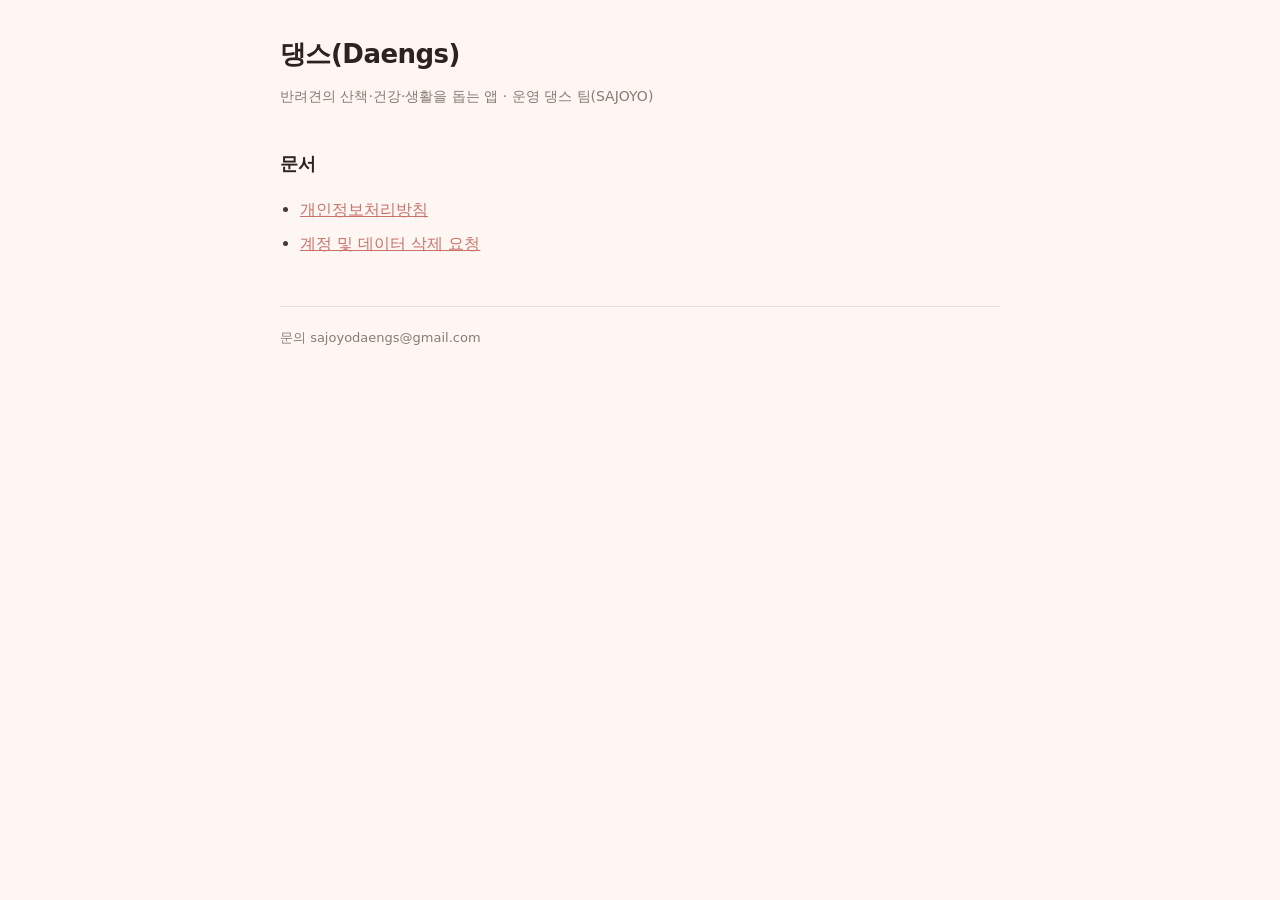
<file: index.html>
<!doctype html>
<html lang="ko">
<head>
<meta charset="utf-8">
<meta name="viewport" content="width=device-width, initial-scale=1">
<title>댕스(Daengs) 이용 안내</title>
<link rel="stylesheet" href="style.css">
</head>
<body>
<main>
<h1>댕스(Daengs)</h1>
<p class="sub">반려견의 산책·건강·생활을 돕는 앱 · 운영 댕스 팀(SAJOYO)</p>
<h2>문서</h2>
<ul>
<li><a href="privacy.html">개인정보처리방침</a></li>
<li><a href="delete.html">계정 및 데이터 삭제 요청</a></li>
</ul>
<footer>문의 sajoyodaengs@gmail.com</footer>
</main>
</body>
</html>
</file>
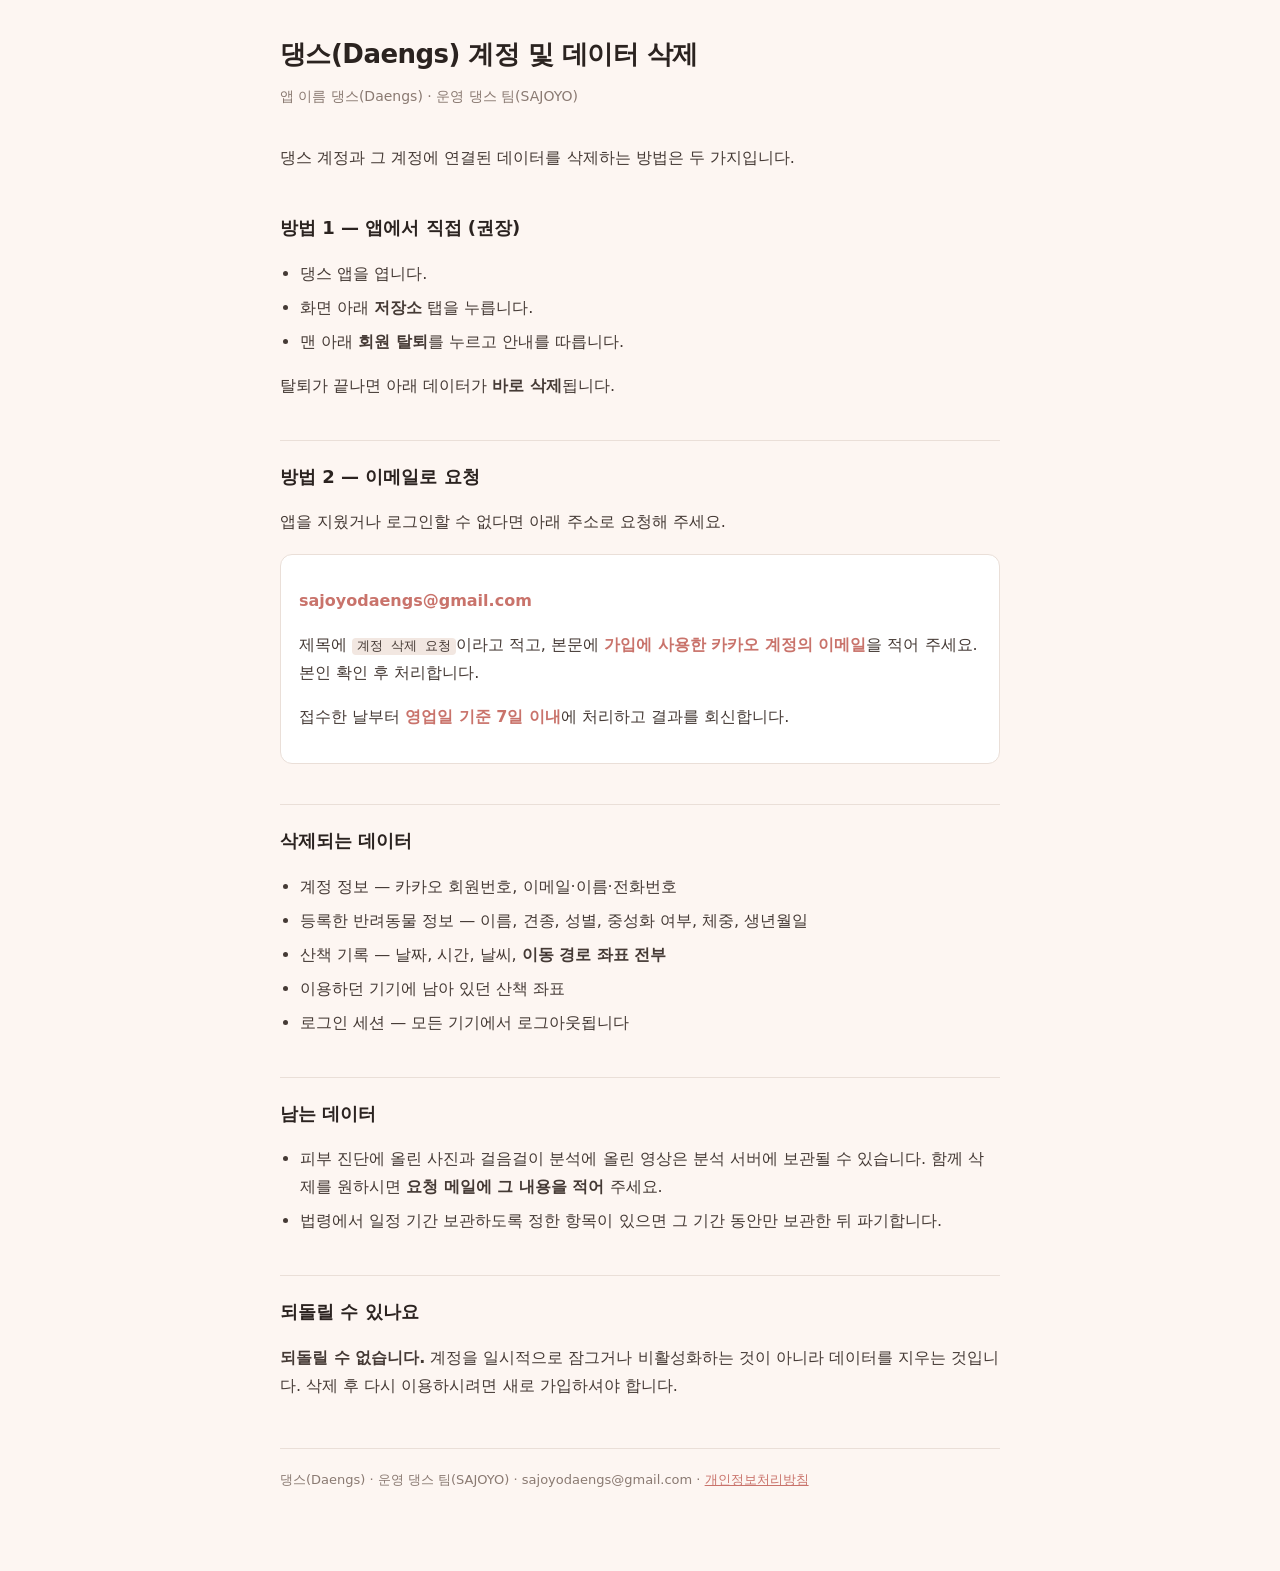
<file: delete.html>
<!doctype html>
<html lang="ko">
<head>
<meta charset="utf-8">
<meta name="viewport" content="width=device-width, initial-scale=1">
<title>댕스(Daengs) 계정 및 데이터 삭제 요청</title>
<link rel="stylesheet" href="style.css">
</head>
<body>
<main>
<h1>댕스(Daengs) 계정 및 데이터 삭제</h1>
<p class="sub">앱 이름 댕스(Daengs) · 운영 댕스 팀(SAJOYO)</p>

<p>댕스 계정과 그 계정에 연결된 데이터를 삭제하는 방법은 두 가지입니다.</p>

<h2>방법 1 — 앱에서 직접 (권장)</h2>
<ul>
<li>댕스 앱을 엽니다.</li>
<li>화면 아래 <strong>저장소</strong> 탭을 누릅니다.</li>
<li>맨 아래 <strong>회원 탈퇴</strong>를 누르고 안내를 따릅니다.</li>
</ul>
<p>탈퇴가 끝나면 아래 데이터가 <strong>바로 삭제</strong>됩니다.</p>

<h2>방법 2 — 이메일로 요청</h2>
<p>앱을 지웠거나 로그인할 수 없다면 아래 주소로 요청해 주세요.</p>
<div class="box">
<p><strong>sajoyodaengs@gmail.com</strong></p>
<p>제목에 <code>계정 삭제 요청</code>이라고 적고, 본문에 <strong>가입에 사용한
카카오 계정의 이메일</strong>을 적어 주세요. 본인 확인 후 처리합니다.</p>
<p>접수한 날부터 <strong>영업일 기준 7일 이내</strong>에 처리하고 결과를 회신합니다.</p>
</div>

<h2>삭제되는 데이터</h2>
<ul>
<li>계정 정보 — 카카오 회원번호, 이메일·이름·전화번호</li>
<li>등록한 반려동물 정보 — 이름, 견종, 성별, 중성화 여부, 체중, 생년월일</li>
<li>산책 기록 — 날짜, 시간, 날씨, <strong>이동 경로 좌표 전부</strong></li>
<li>이용하던 기기에 남아 있던 산책 좌표</li>
<li>로그인 세션 — 모든 기기에서 로그아웃됩니다</li>
</ul>

<h2>남는 데이터</h2>
<ul>
<li>피부 진단에 올린 사진과 걸음걸이 분석에 올린 영상은 분석 서버에 보관될 수
있습니다. 함께 삭제를 원하시면 <strong>요청 메일에 그 내용을 적어</strong> 주세요.</li>
<li>법령에서 일정 기간 보관하도록 정한 항목이 있으면 그 기간 동안만 보관한 뒤
파기합니다.</li>
</ul>

<h2>되돌릴 수 있나요</h2>
<p><strong>되돌릴 수 없습니다.</strong> 계정을 일시적으로 잠그거나 비활성화하는 것이
아니라 데이터를 지우는 것입니다. 삭제 후 다시 이용하시려면 새로 가입하셔야 합니다.</p>

<footer>
댕스(Daengs) · 운영 댕스 팀(SAJOYO) · sajoyodaengs@gmail.com ·
<a href="privacy.html">개인정보처리방침</a>
</footer>
</main>
</body>
</html>
</file>
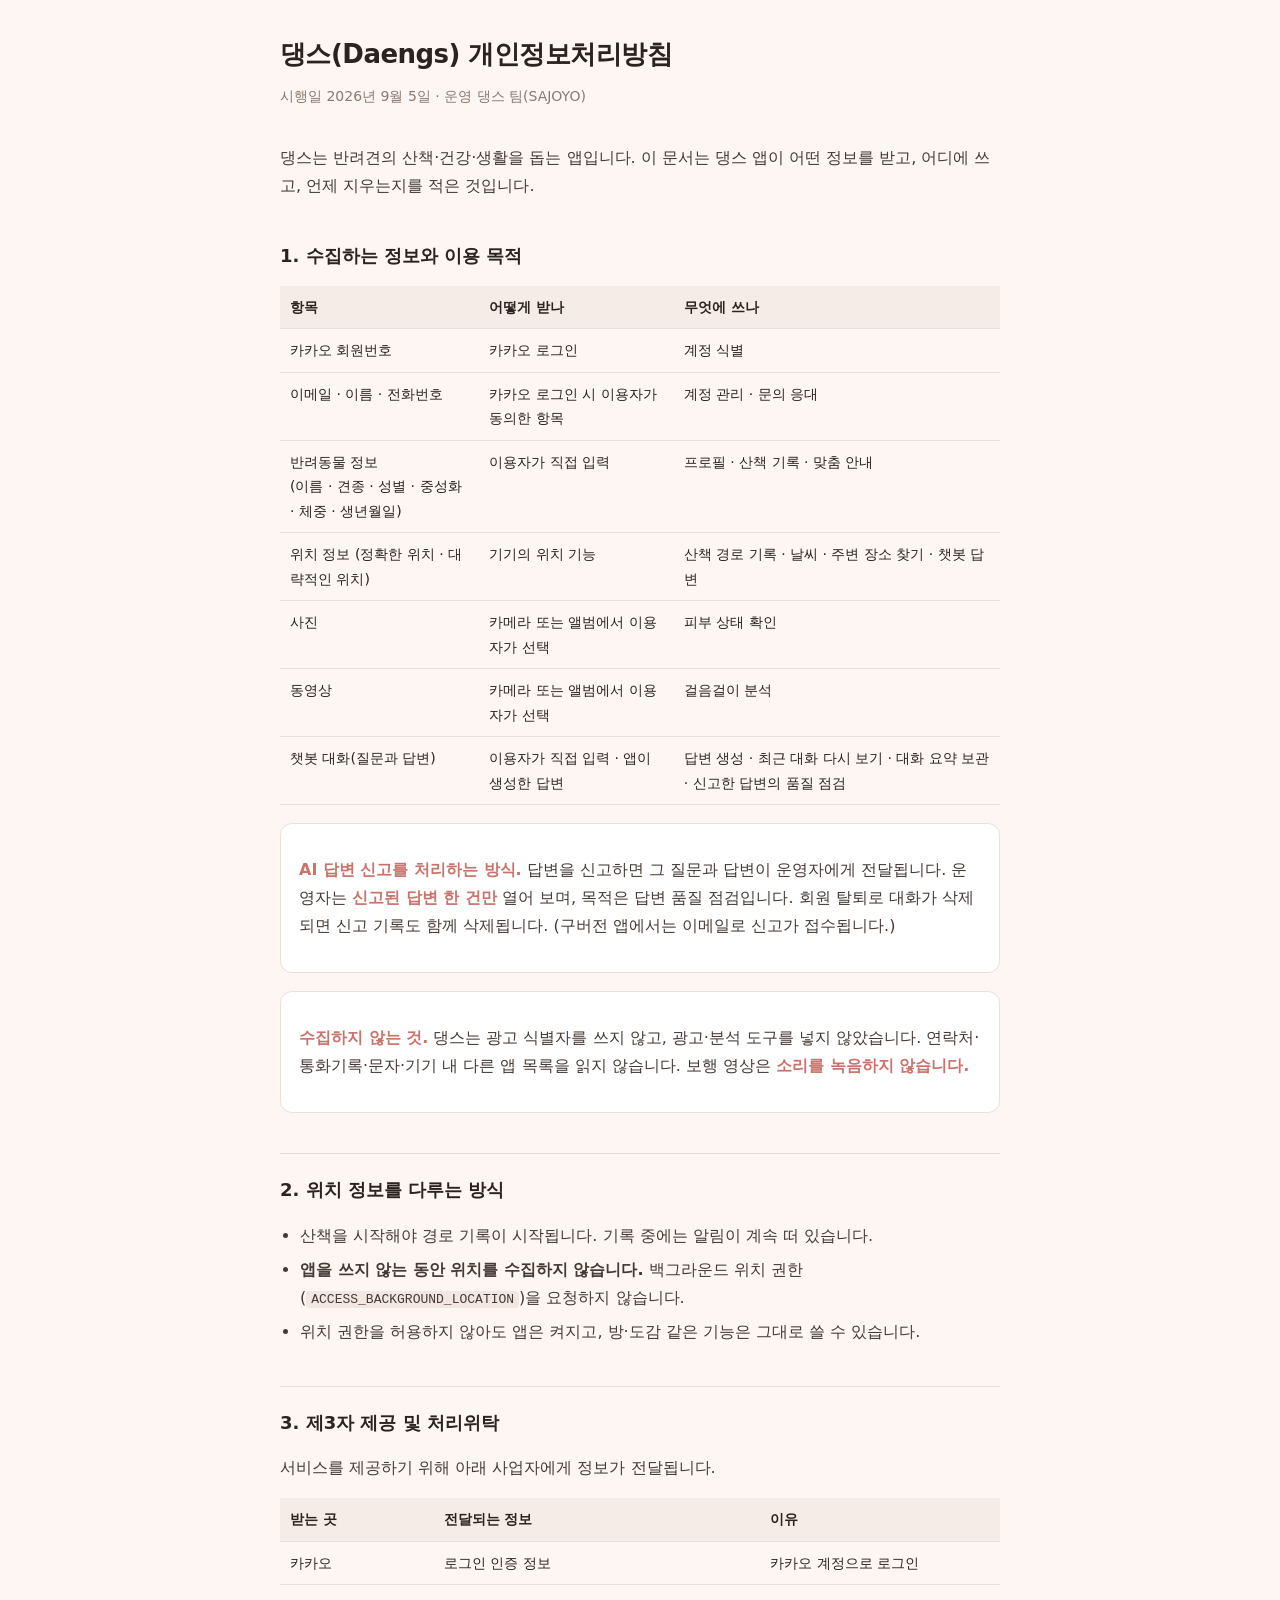
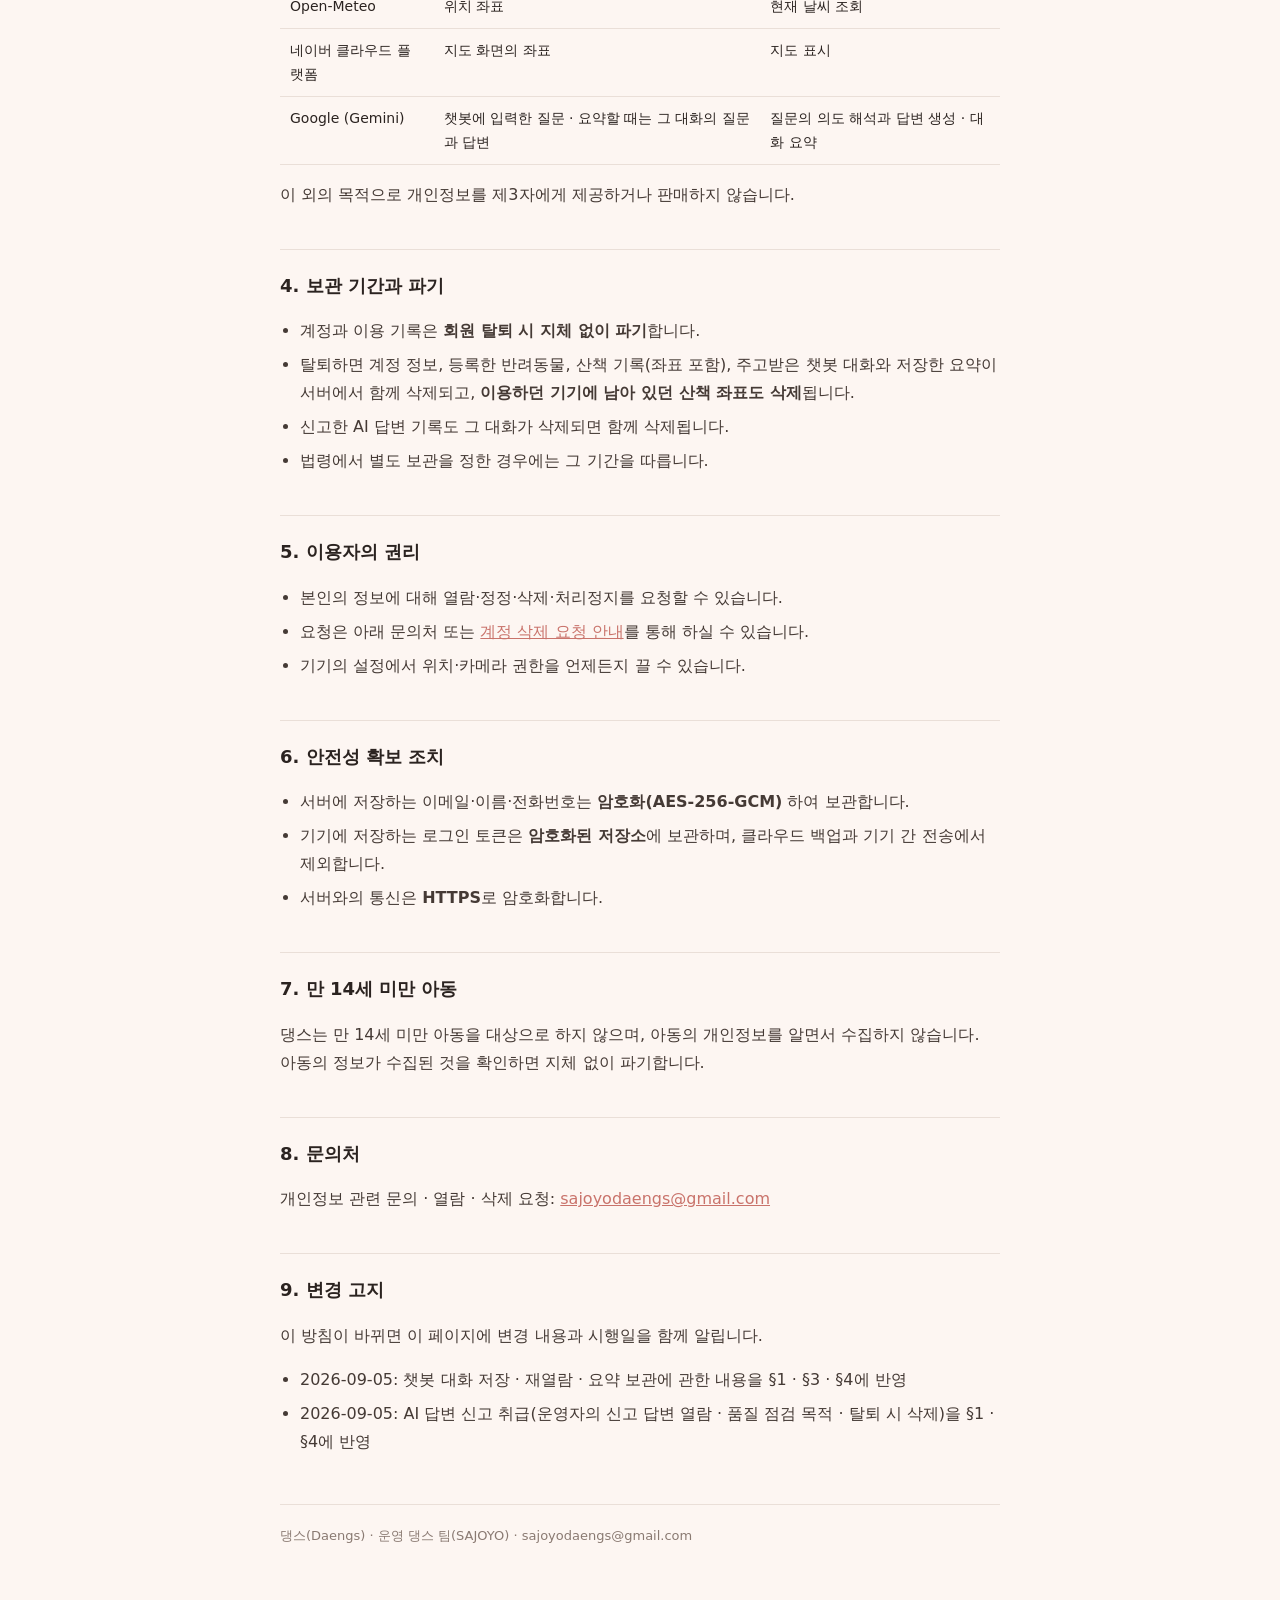
<file: privacy.html>
<!doctype html>
<html lang="ko">
<head>
<meta charset="utf-8">
<meta name="viewport" content="width=device-width, initial-scale=1">
<title>댕스(Daengs) 개인정보처리방침</title>
<link rel="stylesheet" href="style.css">
</head>
<body>
<main>
<h1>댕스(Daengs) 개인정보처리방침</h1>
<p class="sub">시행일 2026년 9월 5일 · 운영 댕스 팀(SAJOYO)</p>

<p>댕스는 반려견의 산책·건강·생활을 돕는 앱입니다. 이 문서는 댕스 앱이 어떤 정보를
받고, 어디에 쓰고, 언제 지우는지를 적은 것입니다.</p>

<h2>1. 수집하는 정보와 이용 목적</h2>
<table>
<tr><th>항목</th><th>어떻게 받나</th><th>무엇에 쓰나</th></tr>
<tr><td>카카오 회원번호</td><td>카카오 로그인</td><td>계정 식별</td></tr>
<tr><td>이메일 · 이름 · 전화번호</td><td>카카오 로그인 시 이용자가 동의한 항목</td><td>계정 관리 · 문의 응대</td></tr>
<tr><td>반려동물 정보<br>(이름 · 견종 · 성별 · 중성화 · 체중 · 생년월일)</td><td>이용자가 직접 입력</td><td>프로필 · 산책 기록 · 맞춤 안내</td></tr>
<tr><td>위치 정보 (정확한 위치 · 대략적인 위치)</td><td>기기의 위치 기능</td><td>산책 경로 기록 · 날씨 · 주변 장소 찾기 · 챗봇 답변</td></tr>
<tr><td>사진</td><td>카메라 또는 앨범에서 이용자가 선택</td><td>피부 상태 확인</td></tr>
<tr><td>동영상</td><td>카메라 또는 앨범에서 이용자가 선택</td><td>걸음걸이 분석</td></tr>
<tr><td>챗봇 대화(질문과 답변)</td><td>이용자가 직접 입력 · 앱이 생성한 답변</td><td>답변 생성 · 최근 대화 다시 보기 · 대화 요약 보관 · 신고한 답변의 품질 점검</td></tr>
</table>

<div class="box">
<p><strong>AI 답변 신고를 처리하는 방식.</strong> 답변을 신고하면 그 질문과 답변이 운영자에게
전달됩니다. 운영자는 <strong>신고된 답변 한 건만</strong> 열어 보며, 목적은 답변 품질 점검입니다.
회원 탈퇴로 대화가 삭제되면 신고 기록도 함께 삭제됩니다. (구버전 앱에서는 이메일로 신고가
접수됩니다.)</p>
</div>

<div class="box">
<p><strong>수집하지 않는 것.</strong> 댕스는 광고 식별자를 쓰지 않고, 광고·분석 도구를
넣지 않았습니다. 연락처·통화기록·문자·기기 내 다른 앱 목록을 읽지 않습니다.
보행 영상은 <strong>소리를 녹음하지 않습니다.</strong></p>
</div>

<h2>2. 위치 정보를 다루는 방식</h2>
<ul>
<li>산책을 시작해야 경로 기록이 시작됩니다. 기록 중에는 알림이 계속 떠 있습니다.</li>
<li><strong>앱을 쓰지 않는 동안 위치를 수집하지 않습니다.</strong> 백그라운드 위치
권한(<code>ACCESS_BACKGROUND_LOCATION</code>)을 요청하지 않습니다.</li>
<li>위치 권한을 허용하지 않아도 앱은 켜지고, 방·도감 같은 기능은 그대로 쓸 수 있습니다.</li>
</ul>

<h2>3. 제3자 제공 및 처리위탁</h2>
<p>서비스를 제공하기 위해 아래 사업자에게 정보가 전달됩니다.</p>
<table>
<tr><th>받는 곳</th><th>전달되는 정보</th><th>이유</th></tr>
<tr><td>카카오</td><td>로그인 인증 정보</td><td>카카오 계정으로 로그인</td></tr>
<tr><td>Open-Meteo</td><td>위치 좌표</td><td>현재 날씨 조회</td></tr>
<tr><td>네이버 클라우드 플랫폼</td><td>지도 화면의 좌표</td><td>지도 표시</td></tr>
<tr><td>Google (Gemini)</td><td>챗봇에 입력한 질문 · 요약할 때는 그 대화의 질문과 답변</td><td>질문의 의도 해석과 답변 생성 · 대화 요약</td></tr>
</table>
<p>이 외의 목적으로 개인정보를 제3자에게 제공하거나 판매하지 않습니다.</p>

<h2>4. 보관 기간과 파기</h2>
<ul>
<li>계정과 이용 기록은 <strong>회원 탈퇴 시 지체 없이 파기</strong>합니다.</li>
<li>탈퇴하면 계정 정보, 등록한 반려동물, 산책 기록(좌표 포함), 주고받은 챗봇 대화와
저장한 요약이 서버에서 함께 삭제되고, <strong>이용하던 기기에 남아 있던 산책 좌표도 삭제</strong>됩니다.</li>
<li>신고한 AI 답변 기록도 그 대화가 삭제되면 함께 삭제됩니다.</li>
<li>법령에서 별도 보관을 정한 경우에는 그 기간을 따릅니다.</li>
</ul>

<h2>5. 이용자의 권리</h2>
<ul>
<li>본인의 정보에 대해 열람·정정·삭제·처리정지를 요청할 수 있습니다.</li>
<li>요청은 아래 문의처 또는
<a href="delete.html">계정 삭제 요청 안내</a>를 통해 하실 수 있습니다.</li>
<li>기기의 설정에서 위치·카메라 권한을 언제든지 끌 수 있습니다.</li>
</ul>

<h2>6. 안전성 확보 조치</h2>
<ul>
<li>서버에 저장하는 이메일·이름·전화번호는 <strong>암호화(AES-256-GCM)</strong> 하여 보관합니다.</li>
<li>기기에 저장하는 로그인 토큰은 <strong>암호화된 저장소</strong>에 보관하며,
클라우드 백업과 기기 간 전송에서 제외합니다.</li>
<li>서버와의 통신은 <strong>HTTPS</strong>로 암호화합니다.</li>
</ul>

<h2>7. 만 14세 미만 아동</h2>
<p>댕스는 만 14세 미만 아동을 대상으로 하지 않으며, 아동의 개인정보를 알면서 수집하지
않습니다. 아동의 정보가 수집된 것을 확인하면 지체 없이 파기합니다.</p>

<h2>8. 문의처</h2>
<p>개인정보 관련 문의 · 열람 · 삭제 요청:
<a href="mailto:sajoyodaengs@gmail.com">sajoyodaengs@gmail.com</a></p>

<h2>9. 변경 고지</h2>
<p>이 방침이 바뀌면 이 페이지에 변경 내용과 시행일을 함께 알립니다.</p>
<ul>
<li>2026-09-05: 챗봇 대화 저장 · 재열람 · 요약 보관에 관한 내용을 §1 · §3 · §4에 반영</li>
<li>2026-09-05: AI 답변 신고 취급(운영자의 신고 답변 열람 · 품질 점검 목적 · 탈퇴 시 삭제)을 §1 · §4에 반영</li>
</ul>

<footer>댕스(Daengs) · 운영 댕스 팀(SAJOYO) · sajoyodaengs@gmail.com</footer>
</main>
</body>
</html>
</file>
<file: style.css>
:root { color-scheme: light; }
* { box-sizing: border-box; }
body {
  margin: 0; padding: 32px 20px 80px;
  font: 16px/1.75 -apple-system, "Apple SD Gothic Neo", "Malgun Gothic", system-ui, sans-serif;
  color: #2b2320; background: #fdf6f2;
}
main { max-width: 720px; margin: 0 auto; }
h1 { font-size: 26px; margin: 0 0 6px; letter-spacing: -0.02em; }
.sub { color: #8a7a72; margin: 0 0 36px; font-size: 14px; }
h2 { font-size: 18px; margin: 40px 0 10px; padding-top: 20px; border-top: 1px solid #eadfd8; }
h2:first-of-type { border-top: 0; padding-top: 0; }
p, li { color: #453a35; }
ul { padding-left: 20px; }
li { margin: 6px 0; }
table { width: 100%; border-collapse: collapse; margin: 14px 0; font-size: 14px; display: block; overflow-x: auto; }
th, td { text-align: left; padding: 9px 10px; border-bottom: 1px solid #eadfd8; vertical-align: top; }
th { background: #f6ece7; font-weight: 600; white-space: nowrap; }
code { background: #f2e7e1; padding: 1px 5px; border-radius: 4px; font-size: 13px; }
.box { background: #fff; border: 1px solid #eadfd8; border-radius: 12px; padding: 16px 18px; margin: 18px 0; }
.box strong { color: #c9736b; }
a { color: #c9736b; }
footer { margin-top: 48px; padding-top: 20px; border-top: 1px solid #eadfd8; color: #8a7a72; font-size: 13px; }
</file>
